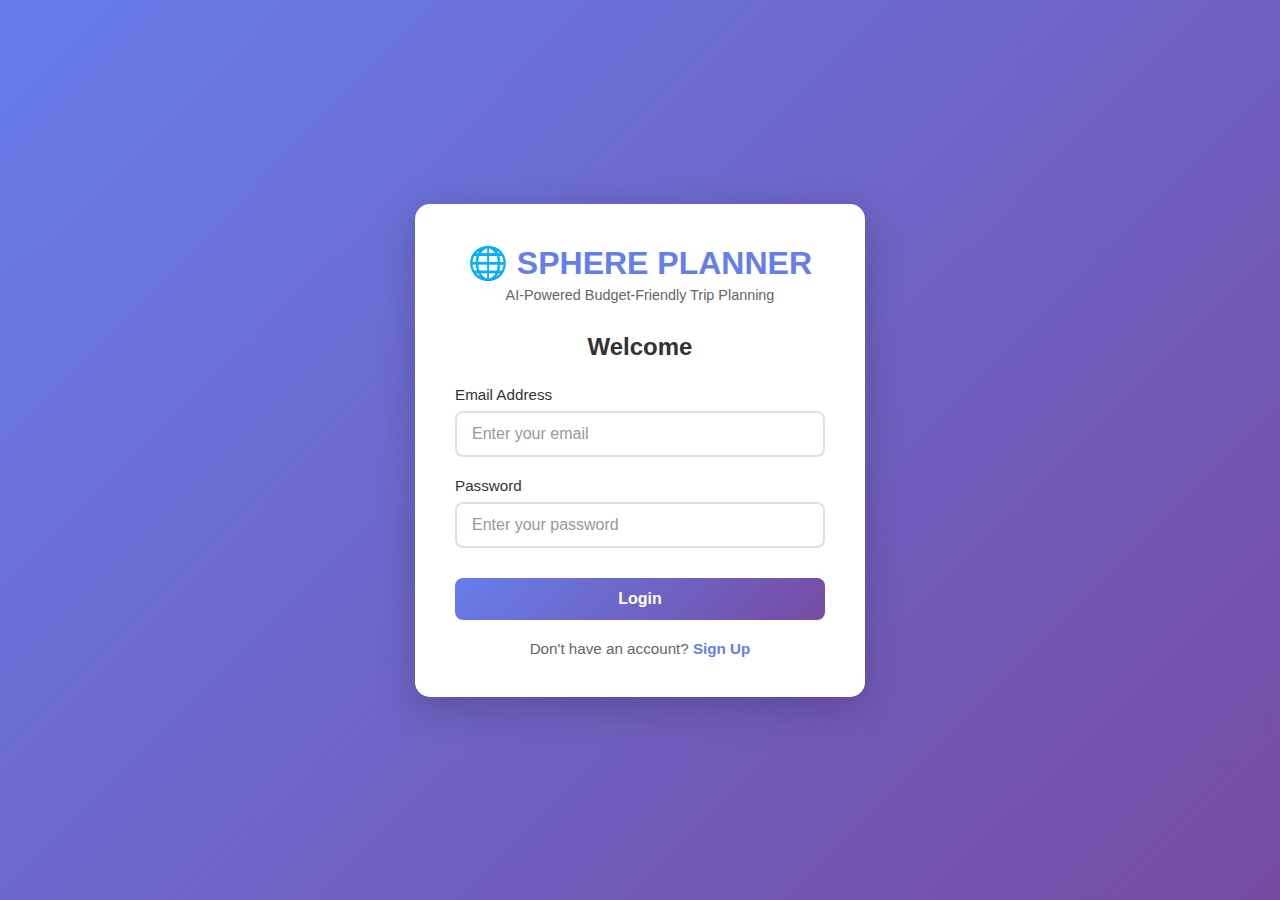
<file: Sphere_planner/frontend/auth.html>
<!DOCTYPE html>
<html lang="en">
<head>
    <meta charset="UTF-8">
    <meta name="viewport" content="width=device-width, initial-scale=1.0">
    <title>SPHERE PLANNER - Login & Signup</title>
    <link rel="stylesheet" href="auth.css">
</head>
<body>
    <div class="auth-container">
        <div class="auth-box">
            <div class="auth-header">
                <h1>🌐 SPHERE PLANNER</h1>
                <p>AI-Powered Budget-Friendly Trip Planning</p>
            </div>

            <!-- Login Form -->
            <div class="form-container" id="loginForm" style="display: block;">
                <h2>Welcome</h2>
                <form id="loginFormElement">
                    <div class="form-group">
                        <label for="loginEmail">Email Address</label>
                        <input type="email" id="loginEmail" placeholder="Enter your email" required>
                    </div>

                    <div class="form-group">
                        <label for="loginPassword">Password</label>
                        <input type="password" id="loginPassword" placeholder="Enter your password" required>
                    </div>

                    <button type="submit" class="btn btn-primary">Login</button>
                    <div class="error-message" id="loginError"></div>
                    <div class="success-message" id="loginSuccess"></div>
                </form>

                <p class="toggle-form">
                    Don't have an account? <a href="#" onclick="toggleForms()">Sign Up</a>
                </p>
            </div>

            <!-- Signup Form -->
            <div class="form-container" id="signupForm" style="display: none;">
                <h2>Create Account</h2>
                <form id="signupFormElement">
                    <div class="form-group">
                        <label for="signupName">Full Name</label>
                        <input type="text" id="signupName" placeholder="Enter your full name" required>
                    </div>

                    <div class="form-group">
                        <label for="signupEmail">Email Address</label>
                        <input type="email" id="signupEmail" placeholder="Enter your email" required>
                    </div>

                    <div class="form-group">
                        <label for="signupPassword">Password</label>
                        <input type="password" id="signupPassword" placeholder="Create a password (min 6 characters)" required>
                    </div>

                    <div class="form-group">
                        <label for="signupConfirmPassword">Confirm Password</label>
                        <input type="password" id="signupConfirmPassword" placeholder="Confirm your password" required>
                    </div>

                    <button type="submit" class="btn btn-primary">Sign Up</button>
                    <div class="error-message" id="signupError"></div>
                    <div class="success-message" id="signupSuccess"></div>
                </form>

                <p class="toggle-form">
                    Already have an account? <a href="#" onclick="toggleForms()">Login</a>
                </p>
            </div>
        </div>
    </div>

    <script src="auth.js"></script>
</body>
</html>
</file>
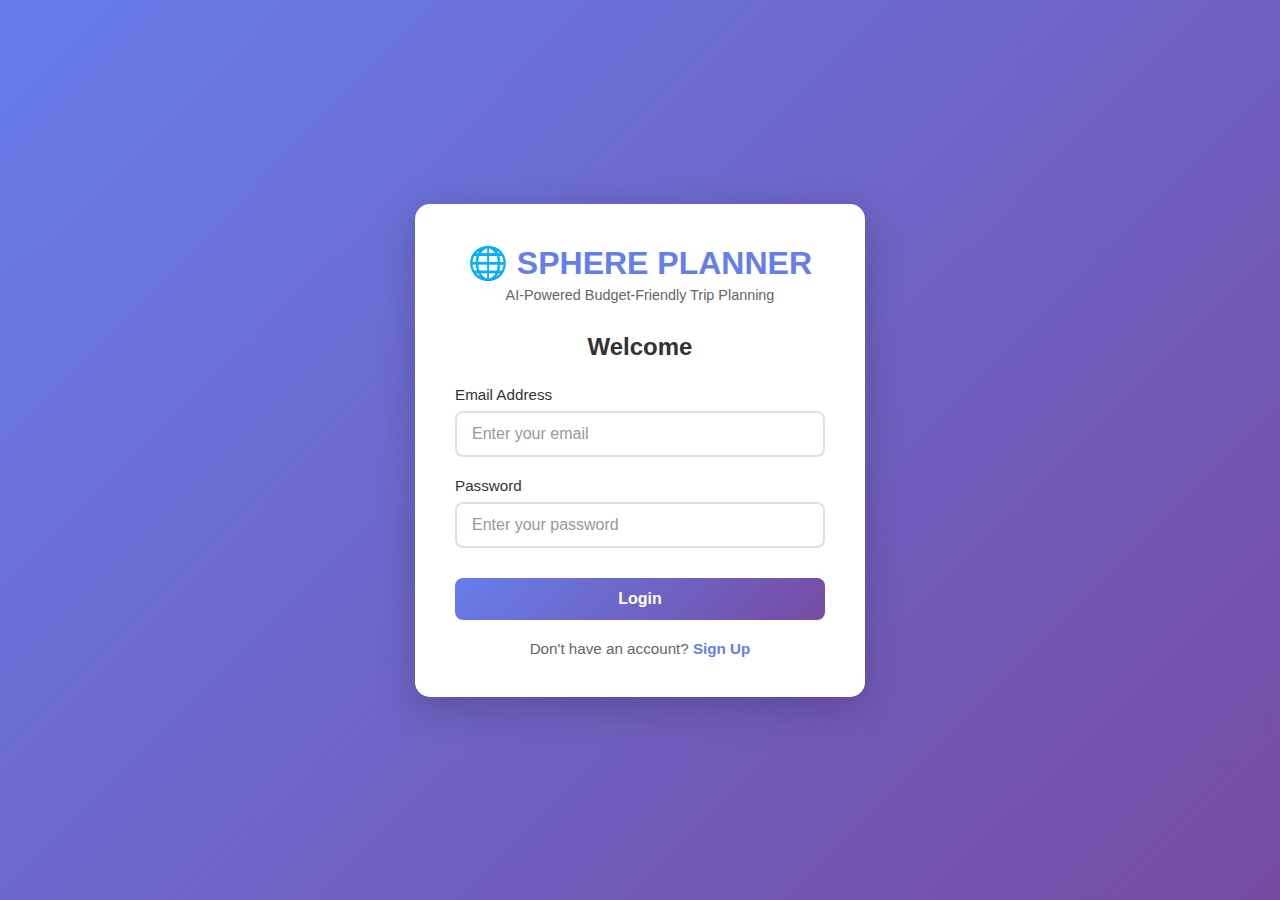
<file: Sphere_planner/frontend/trip-planner.html>
<!DOCTYPE html>
<html lang="en">
<head>
    <meta charset="UTF-8">
    <meta name="viewport" content="width=device-width, initial-scale=1.0">
    <title>SPHERE PLANNER - Student Travel Planner</title>
    <link rel="stylesheet" href="trip-planner.css">
</head>
<body>
    <div class="container">
        <header>
            <div class="header-content">
                <div>
                    <h1>🌐 SPHERE PLANNER</h1>
                    <p class="subtitle">AI-Powered Budget-Friendly Trip Planning for Students</p>
                </div>
                <div class="header-actions">
                    <span id="userEmail" class="user-email"></span>
                    <button id="logoutBtn" class="logout-btn">Logout</button>
                </div>
            </div>
        </header>

        <div class="main-content">
            <div class="card">
                <h2>Trip Details</h2>
                <form id="tripForm">
                    <div class="form-group">
                        <label for="destination">Destination</label>
                        <input type="text" id="destination" placeholder="e.g., Agra, Tokyo, New York" required>
                    </div>

                    <div class="form-group">
                        <label for="duration">Duration (days)</label>
                        <input type="number" id="duration" min="1" max="30" value="3" required>
                    </div>

                    <div class="form-group">
                        <label for="startDate">Start Date</label>
                        <input type="date" id="startDate" required>
                    </div>

                    <div class="form-group">
                        <label for="interests">Interests</label>
                        <select id="interests" multiple size="4">
                            <option value="culture">Culture & Museums</option>
                            <option value="food">Food & Cuisine</option>
                            <option value="nature">Nature & Outdoors</option>
                            <option value="adventure">Adventure Sports</option>
                            <option value="nightlife">Nightlife</option>
                            <option value="history">Historical Sites</option>
                            <option value="shopping">Shopping</option>
                            <option value="photography">Photography</option>
                        </select>
                    </div>

                    <div class="form-group">
                        <label for="preferences">Special Preferences</label>
                        <textarea id="preferences" placeholder="e.g.  avoid crowded places, prefer public transport"></textarea>
                    </div>
                </form>
            </div>

            <div class="card">
                <h2>Budget Planning</h2>
                <div class="budget-display">
                    <h3>Total Budget</h3>
                    <div class="amount">₹<span id="budgetAmount">40000</span></div>
                </div>

                <div class="form-group">
                    <label for="budget">Set Your Budget (₹)</label>
                    <input type="range" id="budget" min="5000" max="400000" value="40000" step="1000">
                </div>

                <div class="budget-breakdown">
                    <div class="budget-item">
                        <div class="budget-item-label">Accommodation</div>
                        <div class="budget-item-value">₹<span id="accomBudget">16000</span></div>
                    </div>
                    <div class="budget-item">
                        <div class="budget-item-label">Food</div>
                        <div class="budget-item-value">₹<span id="foodBudget">12000</span></div>
                    </div>
                    <div class="budget-item">
                        <div class="budget-item-label">Activities</div>
                        <div class="budget-item-value">₹<span id="actBudget">8000</span></div>
                    </div>
                    <div class="budget-item">
                        <div class="budget-item-label">Transport</div>
                        <div class="budget-item-value">₹<span id="transBudget">4000</span></div>
                    </div>
                </div>

                <button id="generateBtn" style="margin-top: 20px;">Generate Travel Plan</button>
            </div>
        </div>

        <div class="card itinerary-section">
            <h2>Your Personalized Itinerary</h2>
            <div id="itineraryContent" class="itinerary-content"></div>
        </div>
    </div>
    <script src="trip-planner.js"></script>
</body>
</html>
</file>
<file: Sphere_planner/frontend/auth.css>
* {
    margin: 0;
    padding: 0;
    box-sizing: border-box;
}

body {
    font-family: 'Segoe UI', Tahoma, Geneva, Verdana, sans-serif;
    background: linear-gradient(135deg, #667eea 0%, #764ba2 100%);
    min-height: 100vh;
    display: flex;
    justify-content: center;
    align-items: center;
    padding: 20px;
}

.auth-container {
    width: 100%;
    max-width: 450px;
}

.auth-box {
    background: white;
    border-radius: 15px;
    padding: 40px;
    box-shadow: 0 10px 40px rgba(0, 0, 0, 0.2);
}

.auth-header {
    text-align: center;
    margin-bottom: 30px;
}

.auth-header h1 {
    font-size: 2em;
    color: #667eea;
    margin-bottom: 5px;
}

.auth-header p {
    color: #666;
    font-size: 0.9em;
}

.form-container h2 {
    color: #333;
    margin-bottom: 25px;
    font-size: 1.5em;
    text-align: center;
}

.form-group {
    margin-bottom: 20px;
}

.form-group label {
    display: block;
    margin-bottom: 8px;
    color: #333;
    font-weight: 500;
    font-size: 0.95em;
}

.form-group input {
    width: 100%;
    padding: 12px 15px;
    border: 2px solid #e0e0e0;
    border-radius: 8px;
    font-size: 1em;
    transition: all 0.3s ease;
    font-family: inherit;
}

.form-group input:focus {
    outline: none;
    border-color: #667eea;
    box-shadow: 0 0 0 3px rgba(102, 126, 234, 0.1);
}

.form-group input::placeholder {
    color: #999;
}

.btn {
    width: 100%;
    padding: 12px;
    border: none;
    border-radius: 8px;
    font-size: 1em;
    font-weight: 600;
    cursor: pointer;
    transition: all 0.3s ease;
    margin-top: 10px;
}

.btn-primary {
    background: linear-gradient(135deg, #667eea 0%, #764ba2 100%);
    color: white;
}

.btn-primary:hover {
    transform: translateY(-2px);
    box-shadow: 0 5px 15px rgba(102, 126, 234, 0.4);
}

.btn-primary:active {
    transform: translateY(0);
}

.btn:disabled {
    opacity: 0.6;
    cursor: not-allowed;
    transform: none;
}

.toggle-form {
    text-align: center;
    margin-top: 20px;
    color: #666;
    font-size: 0.95em;
}

.toggle-form a {
    color: #667eea;
    text-decoration: none;
    font-weight: 600;
    cursor: pointer;
    transition: color 0.3s ease;
}

.toggle-form a:hover {
    color: #764ba2;
    text-decoration: underline;
}

.error-message {
    color: #e74c3c;
    margin-top: 10px;
    font-size: 0.9em;
    text-align: center;
    display: none;
    padding: 10px;
    background: #fadbd8;
    border-radius: 6px;
}

.success-message {
    color: #27ae60;
    margin-top: 10px;
    font-size: 0.9em;
    text-align: center;
    display: none;
    padding: 10px;
    background: #d5f4e6;
    border-radius: 6px;
}

.error-message.show,
.success-message.show {
    display: block;
}

@media (max-width: 600px) {
    .auth-box {
        padding: 25px;
    }

    .auth-header h1 {
        font-size: 1.6em;
    }

    .form-container h2 {
        font-size: 1.2em;
    }

    .form-group {
        margin-bottom: 15px;
    }

    .form-group input {
        padding: 10px 12px;
        font-size: 0.95em;
    }
}
</file>
<file: Sphere_planner/frontend/trip-planner.css>
* {
            margin: 0;
            padding: 0;
            box-sizing: border-box;
        }

        body {
            font-family: 'Segoe UI', Tahoma, Geneva, Verdana, sans-serif;
            background: linear-gradient(135deg, #667eea 0%, #764ba2 100%);
            min-height: 100vh;
            padding: 20px;
        }

        .container {
            max-width: 1200px;
            margin: 0 auto;
        }

        header {
            color: white;
            margin-bottom: 30px;
        }

        .header-content {
            display: flex;
            justify-content: space-between;
            align-items: center;
            flex-wrap: wrap;
            gap: 20px;
        }

        h1 {
            font-size: 2.5em;
            margin-bottom: 10px;
            text-shadow: 2px 2px 4px rgba(0,0,0,0.2);
        }

        .subtitle {
            font-size: 1.1em;
            opacity: 0.9;
        }

        .header-actions {
            display: flex;
            align-items: center;
            gap: 15px;
            flex-wrap: wrap;
        }

        .user-email {
            color: white;
            font-size: 0.95em;
            opacity: 0.9;
        }

        .logout-btn {
            background: rgba(255, 255, 255, 0.2);
            color: white;
            border: 2px solid white;
            padding: 8px 16px;
            border-radius: 6px;
            font-weight: 600;
            cursor: pointer;
            transition: all 0.3s ease;
            font-size: 0.9em;
        }

        .logout-btn:hover {
            background: rgba(255, 255, 255, 0.3);
            transform: translateY(-2px);
        }

        .logout-btn:active {
            transform: translateY(0);
        }

        @media (max-width: 768px) {
            .header-content {
                flex-direction: column;
                align-items: center;
            }

            h1 {
                font-size: 2em;
            }

            .header-actions {
                justify-content: center;
            }
        }

        .main-content {
            display: grid;
            grid-template-columns: 1fr 1fr;
            gap: 20px;
            margin-bottom: 20px;
        }

        .card {
            background: white;
            border-radius: 15px;
            padding: 25px;
            box-shadow: 0 10px 30px rgba(0,0,0,0.2);
        }

        .card h2 {
            color: #667eea;
            margin-bottom: 20px;
            font-size: 1.5em;
        }

        .form-group {
            margin-bottom: 15px;
        }

        label {
            display: block;
            margin-bottom: 5px;
            color: #333;
            font-weight: 600;
        }

        input, select, textarea {
            width: 100%;
            padding: 10px;
            border: 2px solid #e0e0e0;
            border-radius: 8px;
            font-size: 14px;
            transition: border-color 0.3s;
        }

        input:focus, select:focus, textarea:focus {
            outline: none;
            border-color: #667eea;
        }

        textarea {
            resize: vertical;
            min-height: 80px;
        }

        .budget-display {
            background: linear-gradient(135deg, #667eea 0%, #764ba2 100%);
            color: white;
            padding: 15px;
            border-radius: 10px;
            text-align: center;
            margin-bottom: 15px;
        }

        .budget-display h3 {
            font-size: 1em;
            margin-bottom: 5px;
        }

        .budget-display .amount {
            font-size: 2em;
            font-weight: bold;
        }

        button {
            background: linear-gradient(135deg, #667eea 0%, #764ba2 100%);
            color: white;
            border: none;
            padding: 12px 30px;
            border-radius: 8px;
            font-size: 16px;
            font-weight: 600;
            cursor: pointer;
            width: 100%;
            transition: transform 0.2s, box-shadow 0.2s;
        }

        button:hover {
            transform: translateY(-2px);
            box-shadow: 0 5px 15px rgba(102, 126, 234, 0.4);
        }

        button:active {
            transform: translateY(0);
        }

        .itinerary-section {
            grid-column: 1 / -1;
        }

        .itinerary-content {
            display: none;
        }

        .itinerary-content.active {
            display: block;
        }

        .day-item {
            background: #f8f9fa;
            padding: 20px;
            border-radius: 10px;
            margin-bottom: 15px;
            border-left: 4px solid #667eea;
        }

        .day-item h3 {
            color: #667eea;
            margin-bottom: 15px;
        }

        .activity {
            background: white;
            padding: 15px;
            border-radius: 8px;
            margin-bottom: 10px;
            display: flex;
            justify-content: space-between;
            align-items: start;
        }

        .activity-info {
            flex: 1;
        }

        .activity-time {
            font-weight: bold;
            color: #667eea;
            margin-bottom: 5px;
        }

        .activity-name {
            font-size: 1.1em;
            margin-bottom: 5px;
        }

        .activity-description {
            color: #666;
            font-size: 0.9em;
        }

        .activity-cost {
            background: #e8f5e9;
            color: #2e7d32;
            padding: 5px 10px;
            border-radius: 5px;
            font-weight: bold;
            white-space: nowrap;
        }

        .tips-section {
            background: #fff3e0;
            padding: 15px;
            border-radius: 10px;
            margin-top: 15px;
        }

        .tips-section h4 {
            color: #e65100;
            margin-bottom: 10px;
        }

        .tip-item {
            padding: 8px 0;
            border-bottom: 1px solid #ffe0b2;
        }

        .tip-item:last-child {
            border-bottom: none;
        }

        .loading {
            text-align: center;
            padding: 40px;
            color: #667eea;
        }

        .spinner {
            border: 4px solid #f3f3f3;
            border-top: 4px solid #667eea;
            border-radius: 50%;
            width: 40px;
            height: 40px;
            animation: spin 1s linear infinite;
            margin: 0 auto 15px;
        }

        @keyframes spin {
            0% { transform: rotate(0deg); }
            100% { transform: rotate(360deg); }
        }

        .budget-breakdown {
            display: grid;
            grid-template-columns: repeat(2, 1fr);
            gap: 10px;
            margin-top: 15px;
        }

        .budget-item {
            background: white;
            padding: 10px;
            border-radius: 8px;
            text-align: center;
        }

        .budget-item-label {
            font-size: 0.85em;
            color: #666;
            margin-bottom: 5px;
        }

        .budget-item-value {
            font-size: 1.3em;
            font-weight: bold;
            color: #667eea;
        }

        @media (max-width: 768px) {
            .main-content {
                grid-template-columns: 1fr;
            }

            h1 {
                font-size: 2em;
            }

            .budget-breakdown {
                grid-template-columns: 1fr;
            }
        }
</file>
